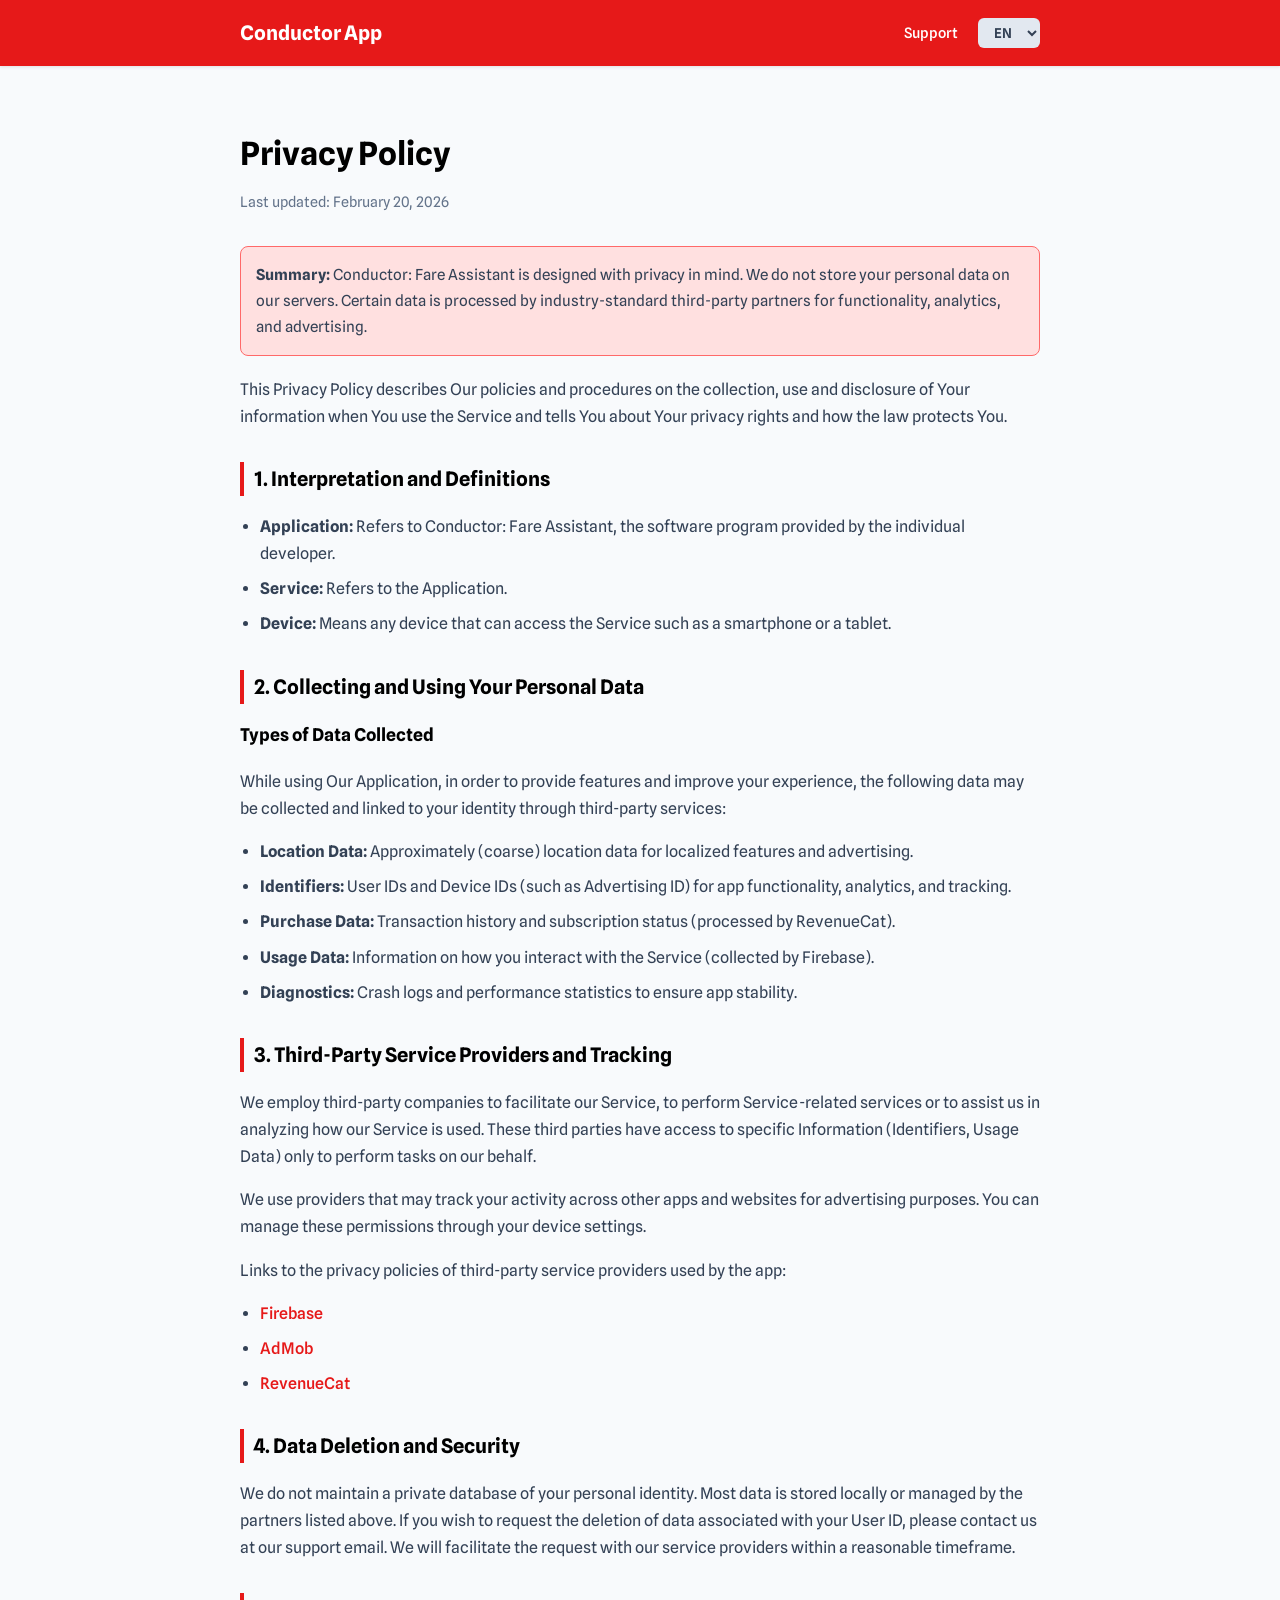
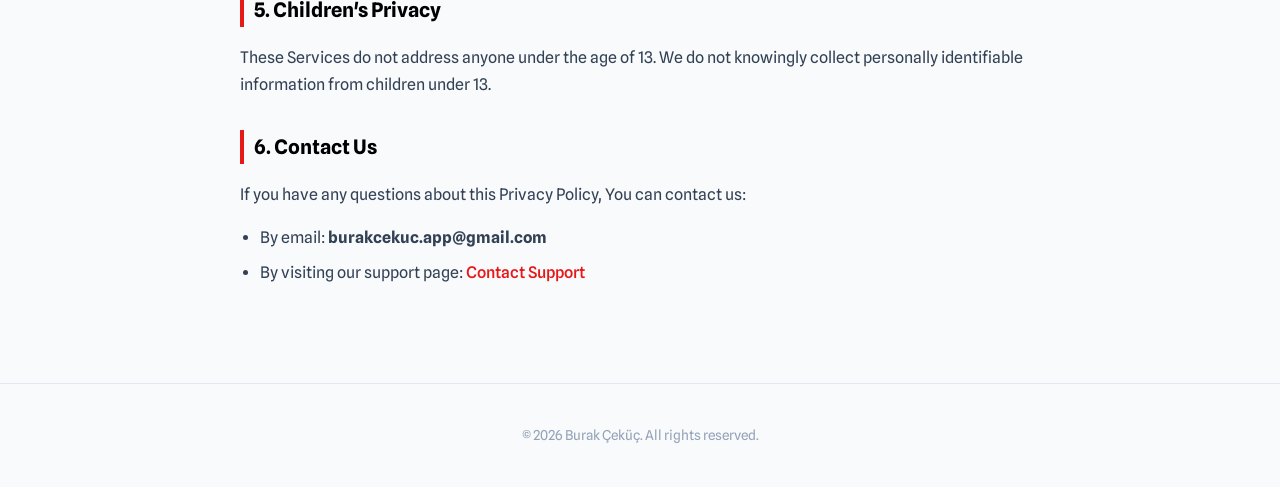
<file: ConductorApp/privacy/index.html>
<!DOCTYPE html>
<html lang="en">

<head>
    <!-- Google tag (gtag.js) -->
    <script async src="https://www.googletagmanager.com/gtag/js?id=G-QZ2R4CW2ME"></script>
    <script>
        window.dataLayer = window.dataLayer || [];
        function gtag() { dataLayer.push(arguments); }
        gtag('js', new Date());

        gtag('config', 'G-QZ2R4CW2ME');

        // Global Click Tracking for Buttons and Links
        document.addEventListener('click', (e) => {
            const target = e.target.closest('a, button');
            if (target) {
                const label = target.innerText.trim() || target.getAttribute('aria-label') || target.id || target.name || 'unlabeled';
                gtag('event', 'ui_click', {
                    'element_text': label.substring(0, 40),
                    'element_type': target.tagName.toLowerCase(),
                    'element_id': target.id || 'none',
                    'link_url': target.href || 'none'
                });
            }
        }, true);
    </script>
    <meta charset="UTF-8">
    <meta name="viewport" content="width=device-width, initial-scale=1.0">
    <title>Conductor App - Privacy Policy</title>

    <link rel="preconnect" href="https://fonts.googleapis.com">
    <link rel="preconnect" href="https://fonts.gstatic.com" crossorigin>
    <link href="https://fonts.googleapis.com/css2?family=Spline+Sans:wght@300;400;500;600;700&display=swap"
        rel="stylesheet">

    <style>
        :root {
            --primary-color: #e61919;
            --bg-color: #f8fafc;
            --text-color: #334155;
            --heading-color: #000;
            --card-bg: #ffffff;
        }

        body {
            font-family: 'Spline Sans', sans-serif;
            line-height: 1.7;
            color: var(--text-color);
            background-color: var(--bg-color);
            margin: 0;
            padding: 0;
        }

        header {
            background: var(--primary-color);
            box-shadow: 0 1px 3px rgba(0, 0, 0, 0.1);
            position: sticky;
            top: 0;
            z-index: 100;
            padding: 1rem 0;
        }

        .container {
            max-width: 800px;
            margin: 0 auto;
            padding: 0 20px;
        }

        .nav-wrapper {
            display: flex;
            justify-content: space-between;
            align-items: center;
        }

        .brand {
            font-size: 1.25rem;
            font-weight: 700;
            color: var(--card-bg);
            display: flex;
            align-items: center;
            gap: 10px;
        }

        .lang-select {
            padding: 6px 12px;
            border-radius: 6px;
            font-size: 0.85rem;
            font-weight: 600;
            border: none;
            background: #e2e8f0;
            color: #334155;
            cursor: pointer;
            font-family: 'Spline Sans', sans-serif;
            outline: none;
        }

        .content-section {
            display: none;
            padding: 40px 0;
            animation: fadeIn 0.5s ease;
        }

        .content-section.active {
            display: block;
        }

        h1 {
            font-size: 2rem;
            color: var(--heading-color);
            margin-bottom: 0.5rem;
        }

        .date {
            font-size: 0.9rem;
            color: #64748b;
            margin-bottom: 2rem;
            display: block;
        }

        h2 {
            font-size: 1.25rem;
            color: var(--heading-color);
            margin-top: 2rem;
            border-left: 4px solid var(--primary-color);
            padding-left: 10px;
        }

        h3 {
            font-size: 1.1rem;
            color: var(--heading-color);
            margin-top: 1rem;
        }

        p,
        ul {
            margin-bottom: 1rem;
        }

        ul {
            padding-left: 20px;
        }

        li {
            margin-bottom: 0.5rem;
        }

        a {
            color: var(--primary-color);
            text-decoration: none;
            font-weight: 500;
        }

        a:hover {
            text-decoration: underline;
        }

        .highlight-box {
            background: #ffe0e0;
            border: 1px solid #ff6969;
            border-radius: 8px;
            padding: 15px;
            margin: 20px 0;
            font-size: 0.95rem;
        }

        footer {
            text-align: center;
            padding: 40px 0;
            color: #94a3b8;
            font-size: 0.85rem;
            border-top: 1px solid #e2e8f0;
            margin-top: 40px;
        }

        @keyframes fadeIn {
            from {
                opacity: 0;
                transform: translateY(10px);
            }

            to {
                opacity: 1;
                transform: translateY(0);
            }
        }
    </style>
</head>

<body>

    <header>
        <div class="container nav-wrapper">
            <div class="brand">
                <span id="brand-text">Conductor App</span>
            </div>

            <div style="display: flex; align-items: center; gap: 20px;">
                <a href="../support/" id="nav-support"
                    style="color: white; text-decoration: none; font-size: 0.9rem; font-weight: 500;">Support</a>

                <select class="lang-select" id="lang-select">
                    <option value="en">EN</option>
                    <option value="tr">TR</option>
                    <option value="es">ES</option>
                    <option value="fr">FR</option>
                </select>
            </div>
        </div>
    </header>

    <main class="container">

        <!-- ENGLISH -->
        <div id="en" class="content-section">
            <h1>Privacy Policy</h1>
            <span class="date">Last updated: February 20, 2026</span>

            <div class="highlight-box">
                <strong>Summary:</strong> Conductor: Fare Assistant is designed with privacy in mind. We do not store
                your personal data on our servers. Certain data is processed by industry-standard third-party partners
                for functionality, analytics, and advertising.
            </div>

            <p>This Privacy Policy describes Our policies and procedures on the collection, use and disclosure of Your
                information when You use the Service and tells You about Your privacy rights and how the law protects
                You.</p>

            <h2>1. Interpretation and Definitions</h2>
            <ul>
                <li><strong>Application:</strong> Refers to Conductor: Fare Assistant, the software program provided by
                    the individual developer.</li>
                <li><strong>Service:</strong> Refers to the Application.</li>
                <li><strong>Device:</strong> Means any device that can access the Service such as a smartphone or a
                    tablet.</li>
            </ul>

            <h2>2. Collecting and Using Your Personal Data</h2>
            <h3>Types of Data Collected</h3>
            <p>While using Our Application, in order to provide features and improve your experience, the following data
                may be collected and linked to your identity through third-party services:</p>
            <ul>
                <li><strong>Location Data:</strong> Approximately (coarse) location data for localized features and
                    advertising.</li>
                <li><strong>Identifiers:</strong> User IDs and Device IDs (such as Advertising ID) for app
                    functionality, analytics, and tracking.</li>
                <li><strong>Purchase Data:</strong> Transaction history and subscription status (processed by
                    RevenueCat).</li>
                <li><strong>Usage Data:</strong> Information on how you interact with the Service (collected by
                    Firebase).</li>
                <li><strong>Diagnostics:</strong> Crash logs and performance statistics to ensure app stability.</li>
            </ul>

            <h2>3. Third-Party Service Providers and Tracking</h2>
            <p>We employ third-party companies to facilitate our Service, to perform Service-related services or to
                assist us in analyzing how our Service is used. These third parties have access to specific Information
                (Identifiers, Usage Data) only to perform tasks on our behalf.</p>
            <p>We use providers that may track your activity across other apps and websites for advertising purposes.
                You can manage these permissions through your device settings.</p>
            <p>Links to the privacy policies of third-party service providers used by the app:</p>
            <ul>
                <li><a href="https://firebase.google.com/support/privacy" target="_blank">Firebase</a></li>
                <li><a href="https://support.google.com/admob/answer/6128543?hl=en" target="_blank">AdMob</a></li>
                <li><a href="https://www.revenuecat.com/privacy" target="_blank">RevenueCat</a></li>
            </ul>

            <h2>4. Data Deletion and Security</h2>
            <p>We do not maintain a private database of your personal identity. Most data is stored locally or managed
                by the partners listed above. If you wish to request the deletion of data associated with your User ID,
                please contact us at our support email. We will facilitate the request with our service providers within
                a reasonable timeframe.</p>

            <h2>5. Children's Privacy</h2>
            <p>These Services do not address anyone under the age of 13. We do not knowingly collect personally
                identifiable information from children under 13.</p>

            <h2>6. Contact Us</h2>
            <p>If you have any questions about this Privacy Policy, You can contact us:</p>
            <ul>
                <li>By email: <strong>burakcekuc.app@gmail.com</strong></li>
                <li>By visiting our support page: <a href="../support/">Contact Support</a></li>
            </ul>
        </div>

        <!-- TURKISH -->
        <div id="tr" class="content-section">
            <h1>Gizlilik Politikası</h1>
            <span class="date">Son güncelleme: 20 Şubat 2026</span>

            <div class="highlight-box">
                <strong>Özet:</strong> Kondüktör: Yol Ücreti Asistanı, gizliliğinize önem verecek şekilde
                tasarlanmıştır. Kişisel verilerinizi kendi sunucularımızda saklamıyoruz. Belirli veriler işlevsellik,
                analiz ve reklam amaçlı üçüncü taraf ortaklarımız tarafından işlenir.
            </div>

            <p>Bu Gizlilik Politikası, Hizmeti kullandığınızda bilgilerinizin toplanması, kullanılması ve ifşa
                edilmesine ilişkin politikalarımızı açıklar; gizlilik haklarınız ve yasaların sizi nasıl koruduğu
                hakkında bilgi verir.</p>

            <h2>1. Tanımlar</h2>
            <ul>
                <li><strong>Uygulama:</strong> Bireysel geliştirici tarafından sağlanan yazılım programı olan Kondüktör:
                    Yol Ücreti Asistanı'nı ifade eder.</li>
                <li><strong>Hizmet:</strong> Uygulamayı ifade eder.</li>
                <li><strong>Cihaz:</strong> Akıllı telefon veya tablet gibi Hizmete erişebilen her türlü cihazı ifade
                    eder.</li>
            </ul>

            <h2>2. Verilerinizin Toplanması ve Kullanımı</h2>
            <h3>Toplanan Veri Türleri</h3>
            <p>Uygulamamızı kullanırken, özellikleri sağlamak ve deneyiminizi iyileştirmek amacıyla aşağıdaki veriler
                üçüncü taraf servisler aracılığıyla toplanabilir ve kimliğinizle ilişkilendirilebilir:</p>
            <ul>
                <li><strong>Konum Verileri:</strong> Yerelleştirilmiş özellikler ve reklamlar için yaklaşık (hassas
                    olmayan) konum verileri.</li>
                <li><strong>Kimlik Tanımlayıcılar:</strong> Uygulama işlevselliği, analiz ve takip için Kullanıcı ve
                    Cihaz Kimlikleri (Reklam Kimliği dahil).</li>
                <li><strong>Satın Alma Verileri:</strong> İşlem geçmişi ve abonelik durumu (RevenueCat tarafından
                    işlenir).</li>
                <li><strong>Kullanım Verileri:</strong> Hizmetle nasıl etkileşime girdiğinize dair bilgiler (Firebase
                    tarafından toplanır).</li>
                <li><strong>Tanılama:</strong> Uygulama kararlılığını sağlamak için hata günlükleri ve performans
                    istatistikleri.</li>
            </ul>

            <h2>3. Üçüncü Taraf Hizmet Sağlayıcılar ve Takip</h2>
            <p>Hizmetimizi kolaylaştırmak veya kullanım analizine yardımcı olmak için üçüncü taraf şirketleri
                kullanıyoruz. Bu taraflar, yalnızca bizim adımıza görevleri yerine getirmek için belirli bilgilere
                erişebilirler.</p>
            <p>Reklam amaçlı olarak diğer uygulamalar genelinde faaliyetlerinizi izleyebilecek sağlayıcılar
                kullanıyoruz. Bu izinleri cihaz ayarlarınızdan yönetebilirsiniz.</p>
            <p>Uygulama tarafından kullanılan üçüncü taraf hizmet sağlayıcıların gizlilik politikalarına bağlantılar:
            </p>
            <ul>
                <li><a href="https://firebase.google.com/support/privacy" target="_blank">Firebase</a></li>
                <li><a href="https://support.google.com/admob/answer/6128543?hl=en" target="_blank">AdMob</a></li>
                <li><a href="https://www.revenuecat.com/privacy" target="_blank">RevenueCat</a></li>
            </ul>

            <h2>4. Veri Silme ve Güvenlik</h2>
            <p>Kişisel kimlik bilgilerinizden oluşan bir veritabanı tutmuyoruz. Çoğu veri cihazınızda saklanır veya
                yukarıda listelenen ortaklarca yönetilir. Kullanıcı Kimliğinizle ilişkili verilerin silinmesini talep
                etmek isterseniz, lütfen destek e-posta adresimizden bizimle iletişime geçin.</p>

            <h2>5. Çocukların Gizliliği</h2>
            <p>Bu Hizmetler 13 yaşın altındaki kimseye hitap etmemektedir. Çocuklardan bilerek kişisel veri
                toplamıyoruz.</p>

            <h2>6. İletişim</h2>
            <p>Bu Gizlilik Politikası hakkında herhangi bir sorunuz varsa, bizimle iletişime geçebilirsiniz:</p>
            <ul>
                <li>E-posta: <strong>burakcekuc.app@gmail.com</strong></li>
                <li>Destek sayfamız: <a href="../support/">Destek ile İletişime Geçin</a></li>
            </ul>
        </div>

        <!-- SPANISH -->
        <div id="es" class="content-section">
            <h1>Política de Privacidad</h1>
            <span class="date">Última actualización: 20 de febrero de 2026</span>

            <div class="highlight-box">
                <strong>Resumen:</strong> Revisor: Asistente de Tarifas está diseñado pensando en tu privacidad. No
                almacenamos tus datos personales en nuestros servidores. Ciertos datos son procesados por socios
                externos estándar del sector para funcionalidad, análisis y publicidad.
            </div>

            <p>Esta Política de Privacidad describe nuestras políticas y procedimientos sobre la recopilación, uso y
                divulgación de tu información cuando utilizas el Servicio, y te informa sobre tus derechos de
                privacidad y cómo te protege la ley.</p>

            <h2>1. Interpretación y Definiciones</h2>
            <ul>
                <li><strong>Aplicación:</strong> Se refiere a Revisor: Asistente de Tarifas, el programa de software
                    proporcionado por el desarrollador individual.</li>
                <li><strong>Servicio:</strong> Se refiere a la Aplicación.</li>
                <li><strong>Dispositivo:</strong> Cualquier dispositivo que pueda acceder al Servicio, como un
                    smartphone o una tablet.</li>
            </ul>

            <h2>2. Recopilación y Uso de Tus Datos Personales</h2>
            <h3>Tipos de Datos Recopilados</h3>
            <p>Al usar nuestra Aplicación, para proporcionar funciones y mejorar tu experiencia, los siguientes datos
                pueden ser recopilados y vinculados a tu identidad a través de servicios de terceros:</p>
            <ul>
                <li><strong>Datos de Ubicación:</strong> Datos de ubicación aproximada (general) para funciones
                    localizadas y publicidad.</li>
                <li><strong>Identificadores:</strong> ID de usuario e ID de dispositivo (como el ID de publicidad) para
                    la funcionalidad de la app, análisis y seguimiento.</li>
                <li><strong>Datos de Compra:</strong> Historial de transacciones y estado de suscripción (procesado por
                    RevenueCat).</li>
                <li><strong>Datos de Uso:</strong> Información sobre cómo interactúas con el Servicio (recopilado por
                    Firebase).</li>
                <li><strong>Diagnóstico:</strong> Registros de fallos y estadísticas de rendimiento para garantizar la
                    estabilidad de la app.</li>
            </ul>

            <h2>3. Proveedores de Servicios de Terceros y Seguimiento</h2>
            <p>Empleamos empresas de terceros para facilitar nuestro Servicio, realizar servicios relacionados con el
                Servicio o ayudarnos a analizar cómo se utiliza nuestro Servicio. Estos terceros tienen acceso a
                información específica (Identificadores, Datos de Uso) solo para realizar tareas en nuestro nombre.</p>
            <p>Utilizamos proveedores que pueden rastrear tu actividad en otras apps y sitios web con fines
                publicitarios. Puedes gestionar estos permisos a través de la configuración de tu dispositivo.</p>
            <p>Enlaces a las políticas de privacidad de los proveedores de servicios de terceros utilizados por la app:
            </p>
            <ul>
                <li><a href="https://firebase.google.com/support/privacy" target="_blank">Firebase</a></li>
                <li><a href="https://support.google.com/admob/answer/6128543?hl=en" target="_blank">AdMob</a></li>
                <li><a href="https://www.revenuecat.com/privacy" target="_blank">RevenueCat</a></li>
            </ul>

            <h2>4. Eliminación y Seguridad de Datos</h2>
            <p>No mantenemos una base de datos privada de tu identidad personal. La mayoría de los datos se almacenan
                localmente o son gestionados por los socios mencionados anteriormente. Si deseas solicitar la
                eliminación de los datos asociados a tu ID de usuario, contáctanos en nuestro correo de soporte. Haremos
                la solicitud a nuestros proveedores de servicios en un plazo razonable.</p>

            <h2>5. Privacidad de los Niños</h2>
            <p>Estos Servicios no están dirigidos a personas menores de 13 años. No recopilamos deliberadamente
                información de identificación personal de niños menores de 13 años.</p>

            <h2>6. Contáctanos</h2>
            <p>Si tienes alguna pregunta sobre esta Política de Privacidad, puedes contactarnos:</p>
            <ul>
                <li>Por correo electrónico: <strong>burakcekuc.app@gmail.com</strong></li>
                <li>Visitando nuestra página de soporte: <a href="../support/">Contactar Soporte</a></li>
            </ul>
        </div>

        <!-- FRENCH -->
        <div id="fr" class="content-section">
            <h1>Politique de Confidentialité</h1>
            <span class="date">Dernière mise à jour : 20 février 2026</span>

            <div class="highlight-box">
                <strong>Résumé :</strong> Contrôleur : Assistant du tarif est conçu en tenant compte de votre vie
                privée. Nous ne stockons pas vos données personnelles sur nos serveurs. Certaines données sont traitées
                par des partenaires tiers standard du secteur pour les fonctionnalités, l'analyse et la publicité.
            </div>

            <p>Cette Politique de Confidentialité décrit nos politiques et procédures concernant la collecte,
                l'utilisation et la divulgation de vos informations lorsque vous utilisez le Service, et vous informe
                de vos droits en matière de confidentialité et de la manière dont la loi vous protège.</p>

            <h2>1. Interprétation et Définitions</h2>
            <ul>
                <li><strong>Application :</strong> Désigne Contrôleur : Assistant du tarif, le programme logiciel
                    fourni par le développeur individuel.</li>
                <li><strong>Service :</strong> Désigne l'Application.</li>
                <li><strong>Appareil :</strong> Tout appareil pouvant accéder au Service, tel qu'un smartphone ou une
                    tablette.</li>
            </ul>

            <h2>2. Collecte et Utilisation de Vos Données Personnelles</h2>
            <h3>Types de données collectées</h3>
            <p>Lors de l'utilisation de notre Application, afin de fournir des fonctionnalités et d'améliorer votre
                expérience, les données suivantes peuvent être collectées et liées à votre identité via des services
                tiers :</p>
            <ul>
                <li><strong>Données de localisation :</strong> Données de localisation approximatives (générales) pour
                    les fonctionnalités localisées et la publicité.</li>
                <li><strong>Identifiants :</strong> ID d'utilisateur et ID d'appareil (tel que l'ID publicitaire) pour
                    la fonctionnalité de l'application, l'analyse et le suivi.</li>
                <li><strong>Données d'achat :</strong> Historique des transactions et statut d'abonnement (traité par
                    RevenueCat).</li>
                <li><strong>Données d'utilisation :</strong> Informations sur la façon dont vous interagissez avec le
                    Service (collectées par Firebase).</li>
                <li><strong>Diagnostics :</strong> Journaux de plantage et statistiques de performance pour assurer la
                    stabilité de l'application.</li>
            </ul>

            <h2>3. Fournisseurs de Services Tiers et Suivi</h2>
            <p>Nous faisons appel à des entreprises tierces pour faciliter notre Service, effectuer des services liés
                au Service ou nous aider à analyser la façon dont notre Service est utilisé. Ces tiers ont accès à des
                informations spécifiques (Identifiants, Données d'utilisation) uniquement pour effectuer des tâches en
                notre nom.</p>
            <p>Nous utilisons des fournisseurs susceptibles de suivre votre activité sur d'autres applications et sites
                web à des fins publicitaires. Vous pouvez gérer ces autorisations via les paramètres de votre
                appareil.</p>
            <p>Liens vers les politiques de confidentialité des fournisseurs de services tiers utilisés par
                l'application :</p>
            <ul>
                <li><a href="https://firebase.google.com/support/privacy" target="_blank">Firebase</a></li>
                <li><a href="https://support.google.com/admob/answer/6128543?hl=en" target="_blank">AdMob</a></li>
                <li><a href="https://www.revenuecat.com/privacy" target="_blank">RevenueCat</a></li>
            </ul>

            <h2>4. Suppression et Sécurité des Données</h2>
            <p>Nous ne maintenons pas de base de données privée de votre identité personnelle. La plupart des données
                sont stockées localement ou gérées par les partenaires listés ci-dessus. Si vous souhaitez demander la
                suppression des données associées à votre ID d'utilisateur, contactez-nous à notre adresse e-mail de
                support. Nous faciliterons la demande auprès de nos prestataires de services dans un délai raisonnable.
            </p>

            <h2>5. Confidentialité des Enfants</h2>
            <p>Ces Services ne s'adressent pas aux personnes de moins de 13 ans. Nous ne collectons pas
                intentionnellement d'informations d'identification personnelle auprès d'enfants de moins de 13 ans.</p>

            <h2>6. Contactez-Nous</h2>
            <p>Si vous avez des questions concernant cette Politique de Confidentialité, vous pouvez nous contacter :</p>
            <ul>
                <li>Par e-mail : <strong>burakcekuc.app@gmail.com</strong></li>
                <li>En visitant notre page de support : <a href="../support/">Contacter le Support</a></li>
            </ul>
        </div>

    </main>

    <footer>
        <div class="container">
            &copy; 2026 Burak Çeküç. All rights reserved.
        </div>
    </footer>

    <script>
        function switchLang(lang) {
            document.querySelectorAll('.content-section').forEach(s => s.classList.remove('active'));
            const section = document.getElementById(lang);
            if (section) section.classList.add('active');

            document.getElementById('lang-select').value = lang;

            const labels = {
                tr: { brand: 'Kondüktör App', support: 'Destek' },
                en: { brand: 'Conductor App', support: 'Support' },
                es: { brand: 'Revisor App', support: 'Soporte' },
                fr: { brand: 'Contrôleur App', support: 'Support' }
            };
            const lbl = labels[lang] || labels.en;
            document.getElementById('brand-text').innerText = lbl.brand;
            document.getElementById('nav-support').innerText = lbl.support;

            localStorage.setItem('conductor-lang', lang);
            document.documentElement.lang = lang;
        }

        document.addEventListener('DOMContentLoaded', () => {
            const savedLang = localStorage.getItem('conductor-lang') || 'en';
            switchLang(savedLang);
            document.getElementById('lang-select').addEventListener('change', e => switchLang(e.target.value));
        });
    </script>

</body>

</html>
</file>
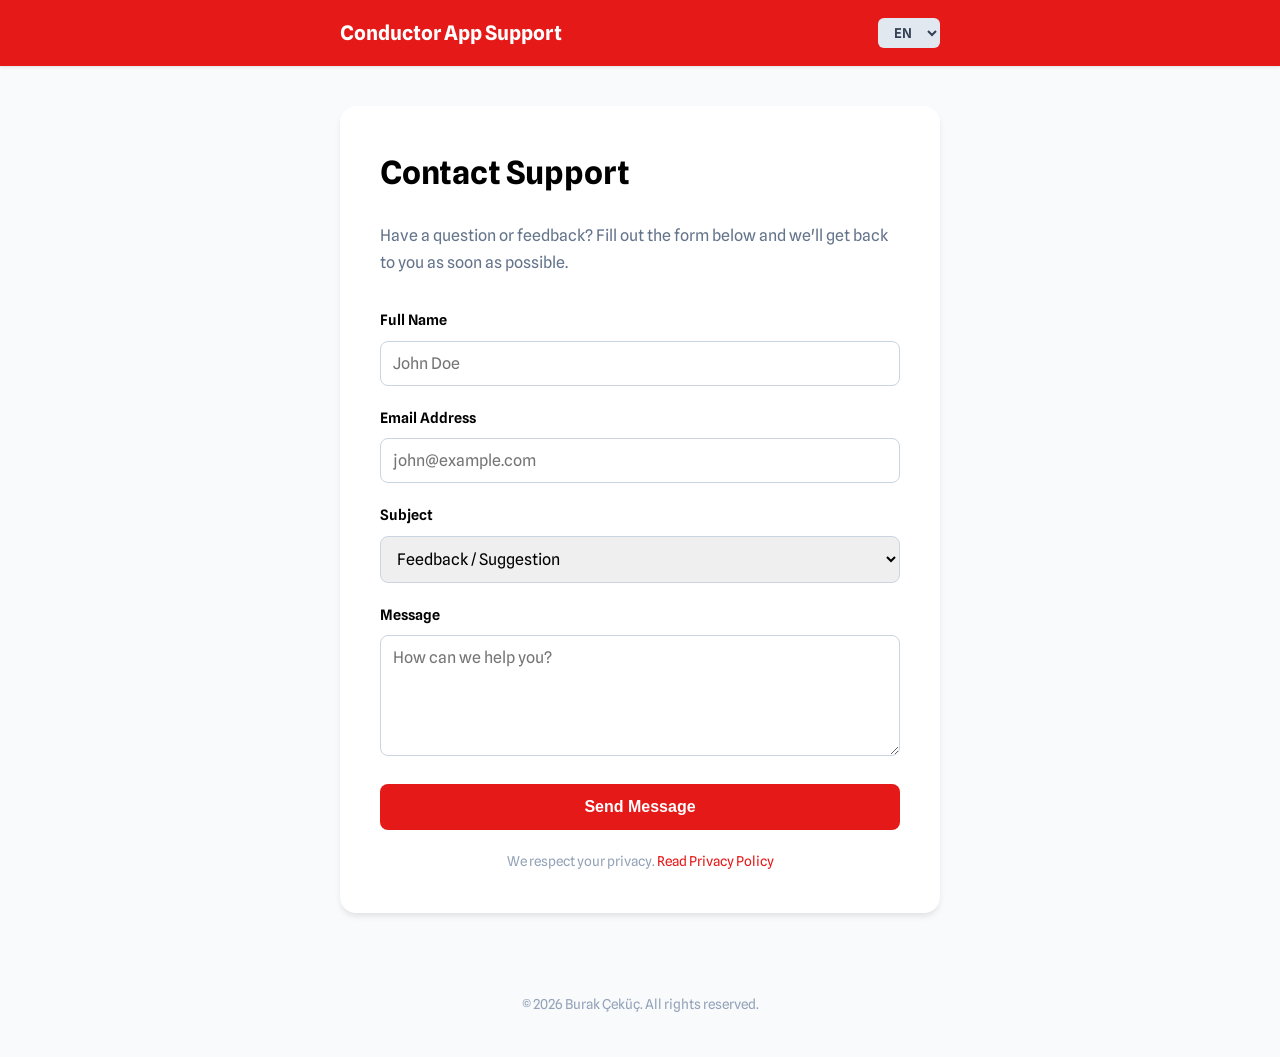
<file: ConductorApp/support/index.html>
<!DOCTYPE html>
<html lang="en">

<head>
    <!-- Google tag (gtag.js) -->
    <script async src="https://www.googletagmanager.com/gtag/js?id=G-QZ2R4CW2ME"></script>
    <script>
        window.dataLayer = window.dataLayer || [];
        function gtag() { dataLayer.push(arguments); }
        gtag('js', new Date());

        gtag('config', 'G-QZ2R4CW2ME');

        // Global Click Tracking for Buttons and Links
        document.addEventListener('click', (e) => {
            const target = e.target.closest('a, button');
            if (target) {
                const label = target.innerText.trim() || target.getAttribute('aria-label') || target.id || target.name || 'unlabeled';
                gtag('event', 'ui_click', {
                    'element_text': label.substring(0, 40),
                    'element_type': target.tagName.toLowerCase(),
                    'element_id': target.id || 'none',
                    'link_url': target.href || 'none'
                });
            }
        }, true);
    </script>
    <meta charset="UTF-8">
    <meta name="viewport" content="width=device-width, initial-scale=1.0">
    <title>Conductor App - Support</title>

    <link rel="preconnect" href="https://fonts.googleapis.com">
    <link rel="preconnect" href="https://fonts.gstatic.com" crossorigin>
    <link href="https://fonts.googleapis.com/css2?family=Spline+Sans:wght@300;400;500;600;700&display=swap"
        rel="stylesheet">

    <style>
        :root {
            --primary-color: #e61919;
            --bg-color: #f8fafc;
            --text-color: #334155;
            --heading-color: #000;
            --card-bg: #ffffff;
            --input-border: #cbd5e1;
        }

        body {
            font-family: 'Spline Sans', sans-serif;
            line-height: 1.7;
            color: var(--text-color);
            background-color: var(--bg-color);
            margin: 0;
            padding: 0;
        }

        /* Header */
        header {
            background: var(--primary-color);
            box-shadow: 0 1px 3px rgba(0, 0, 0, 0.1);
            position: sticky;
            top: 0;
            z-index: 100;
            padding: 1rem 0;
        }

        .container {
            max-width: 600px;
            margin: 0 auto;
            padding: 0 20px;
        }

        .nav-wrapper {
            display: flex;
            justify-content: space-between;
            align-items: center;
        }

        .brand {
            font-size: 1.25rem;
            font-weight: 700;
            color: var(--card-bg);
            text-decoration: none;
        }

        .lang-select {
            padding: 6px 12px;
            border-radius: 6px;
            font-size: 0.85rem;
            font-weight: 600;
            border: none;
            background: #e2e8f0;
            color: #334155;
            cursor: pointer;
            font-family: 'Spline Sans', sans-serif;
            outline: none;
            width: auto;
        }

        /* Form Styling */
        .form-card {
            background: var(--card-bg);
            padding: 40px;
            border-radius: 16px;
            box-shadow: 0 4px 6px -1px rgba(0, 0, 0, 0.1);
            margin-top: 40px;
        }

        h1 {
            margin-top: 0;
            color: var(--heading-color);
        }

        p {
            color: #64748b;
            margin-bottom: 2rem;
        }

        .form-group {
            margin-bottom: 20px;
        }

        label {
            display: block;
            margin-bottom: 8px;
            font-weight: 600;
            font-size: 0.9rem;
            color: var(--heading-color);
        }

        input,
        textarea,
        select {
            width: 100%;
            padding: 12px;
            border: 1px solid var(--input-border);
            border-radius: 8px;
            font-family: 'Spline Sans', sans-serif;
            font-size: 1rem;
            box-sizing: border-box;
            transition: border-color 0.3s;
        }

        input:focus,
        textarea:focus {
            outline: none;
            border-color: var(--primary-color);
            box-shadow: 0 0 0 3px rgba(230, 25, 25, 0.1);
        }

        button[type="submit"] {
            width: 100%;
            background: var(--primary-color);
            color: white;
            padding: 14px;
            border: none;
            border-radius: 8px;
            font-size: 1rem;
            font-weight: 600;
            cursor: pointer;
            transition: background 0.3s;
        }

        button[type="submit"]:hover {
            background: #cc0000;
        }

        .privacy-link {
            display: block;
            text-align: center;
            margin-top: 20px;
            font-size: 0.85rem;
            color: #94a3b8;
        }

        .privacy-link a {
            color: var(--primary-color);
            text-decoration: none;
        }

        /* Footer */
        footer {
            text-align: center;
            padding: 40px 0;
            color: #94a3b8;
            font-size: 0.85rem;
            margin-top: 40px;
        }
    </style>
</head>

<body>

    <header>
        <div class="container nav-wrapper">
            <a href="#" class="brand">
                <span id="brand-text">Conductor App Support</span>
            </a>
            <select class="lang-select" id="lang-select">
                <option value="en">EN</option>
                <option value="tr">TR</option>
                <option value="es">ES</option>
                <option value="fr">FR</option>
            </select>
        </div>
    </header>

    <main class="container">

        <div class="form-card">
            <h1 id="page-title">Contact Support</h1>
            <p id="page-desc">Have a question or feedback? Fill out the form below and we'll get back to you as soon as
                possible.</p>

            <form action="https://formspree.io/f/meeezdod" method="POST">

                <div class="form-group">
                    <label for="name" id="label-name">Full Name</label>
                    <input type="text" id="name" name="name" placeholder="John Doe" required>
                </div>

                <div class="form-group">
                    <label for="email" id="label-email">Email Address</label>
                    <input type="email" id="email" name="email" placeholder="john@example.com" required>
                </div>

                <div class="form-group">
                    <label for="subject" id="label-subject">Subject</label>
                    <select id="subject" name="subject">
                        <option value="Feedback">Feedback / Suggestion</option>
                        <option value="Bug">Report a Bug</option>
                        <option value="Other">Other</option>
                    </select>
                </div>

                <div class="form-group">
                    <label for="message" id="label-message">Message</label>
                    <textarea id="message" name="message" rows="5" placeholder="How can we help you?"
                        required></textarea>
                </div>

                <button type="submit" id="btn-submit">Send Message</button>
            </form>

            <div class="privacy-link">
                <span id="privacy-note">We respect your privacy.</span>
                <a href="../privacy/" id="privacy-anchor">Read Privacy Policy</a>
            </div>
        </div>

    </main>

    <footer>
        <div class="container">
            &copy; 2026 Burak Çeküç. All rights reserved.
        </div>
    </footer>

    <script>
        const supportTexts = {
            en: {
                brand: 'Conductor App Support',
                title: 'Contact Support',
                desc: "Have a question or feedback? Fill out the form below and we'll get back to you as soon as possible.",
                labelName: 'Full Name',
                namePlaceholder: 'John Doe',
                labelEmail: 'Email Address',
                emailPlaceholder: 'john@example.com',
                labelSubject: 'Subject',
                subjectOptions: ['Feedback / Suggestion', 'Report a Bug', 'Other'],
                labelMessage: 'Message',
                messagePlaceholder: 'How can we help you?',
                btnSubmit: 'Send Message',
                privacyNote: 'We respect your privacy.',
                privacyAnchor: 'Read Privacy Policy'
            },
            tr: {
                brand: 'Kondüktör App Destek',
                title: 'Destek ile İletişime Geçin',
                desc: 'Bir sorunuz veya geri bildiriminiz mi var? Formu doldurun, size en kısa sürede dönüş yapalım.',
                labelName: 'Ad Soyad',
                namePlaceholder: 'Adınız Soyadınız',
                labelEmail: 'E-posta Adresi',
                emailPlaceholder: 'ornek@email.com',
                labelSubject: 'Konu',
                subjectOptions: ['Geri Bildirim / Öneri', 'Hata Bildirimi', 'Diğer'],
                labelMessage: 'Mesajınız',
                messagePlaceholder: 'Size nasıl yardımcı olabiliriz?',
                btnSubmit: 'Mesajı Gönder',
                privacyNote: 'Gizliliğinize saygı duyuyoruz.',
                privacyAnchor: 'Gizlilik Politikasını Oku'
            },
            es: {
                brand: 'Revisor App Soporte',
                title: 'Contactar con Soporte',
                desc: '¿Tienes alguna pregunta o comentario? Rellena el formulario a continuación y nos pondremos en contacto contigo lo antes posible.',
                labelName: 'Nombre Completo',
                namePlaceholder: 'Juan García',
                labelEmail: 'Correo Electrónico',
                emailPlaceholder: 'juan@ejemplo.com',
                labelSubject: 'Asunto',
                subjectOptions: ['Comentarios / Sugerencias', 'Reportar un Error', 'Otro'],
                labelMessage: 'Mensaje',
                messagePlaceholder: '¿En qué podemos ayudarte?',
                btnSubmit: 'Enviar Mensaje',
                privacyNote: 'Respetamos tu privacidad.',
                privacyAnchor: 'Leer Política de Privacidad'
            },
            fr: {
                brand: 'Contrôleur App Support',
                title: 'Contacter le Support',
                desc: "Vous avez une question ou un commentaire ? Remplissez le formulaire ci-dessous et nous vous répondrons dès que possible.",
                labelName: 'Nom Complet',
                namePlaceholder: 'Jean Dupont',
                labelEmail: 'Adresse E-mail',
                emailPlaceholder: 'jean@exemple.com',
                labelSubject: 'Sujet',
                subjectOptions: ['Commentaires / Suggestion', 'Signaler un Bug', 'Autre'],
                labelMessage: 'Message',
                messagePlaceholder: 'Comment pouvons-nous vous aider ?',
                btnSubmit: 'Envoyer le Message',
                privacyNote: 'Nous respectons votre vie privée.',
                privacyAnchor: 'Lire la Politique de Confidentialité'
            }
        };

        function switchLang(lang) {
            const t = supportTexts[lang] || supportTexts.en;

            document.getElementById('lang-select').value = lang;
            document.getElementById('brand-text').innerText = t.brand;
            document.getElementById('page-title').innerText = t.title;
            document.getElementById('page-desc').innerText = t.desc;

            document.getElementById('label-name').innerText = t.labelName;
            document.getElementById('name').placeholder = t.namePlaceholder;

            document.getElementById('label-email').innerText = t.labelEmail;
            document.getElementById('email').placeholder = t.emailPlaceholder;

            document.getElementById('label-subject').innerText = t.labelSubject;
            const select = document.getElementById('subject');
            select.options[0].text = t.subjectOptions[0];
            select.options[1].text = t.subjectOptions[1];
            select.options[2].text = t.subjectOptions[2];

            document.getElementById('label-message').innerText = t.labelMessage;
            document.getElementById('message').placeholder = t.messagePlaceholder;

            document.getElementById('btn-submit').innerText = t.btnSubmit;
            document.getElementById('privacy-note').innerText = t.privacyNote;
            document.getElementById('privacy-anchor').innerText = t.privacyAnchor;

            localStorage.setItem('conductor-lang', lang);
            document.documentElement.lang = lang;
        }

        document.addEventListener('DOMContentLoaded', () => {
            const savedLang = localStorage.getItem('conductor-lang') || 'en';
            switchLang(savedLang);
            document.getElementById('lang-select').addEventListener('change', e => switchLang(e.target.value));
        });
    </script>

</body>

</html>
</file>
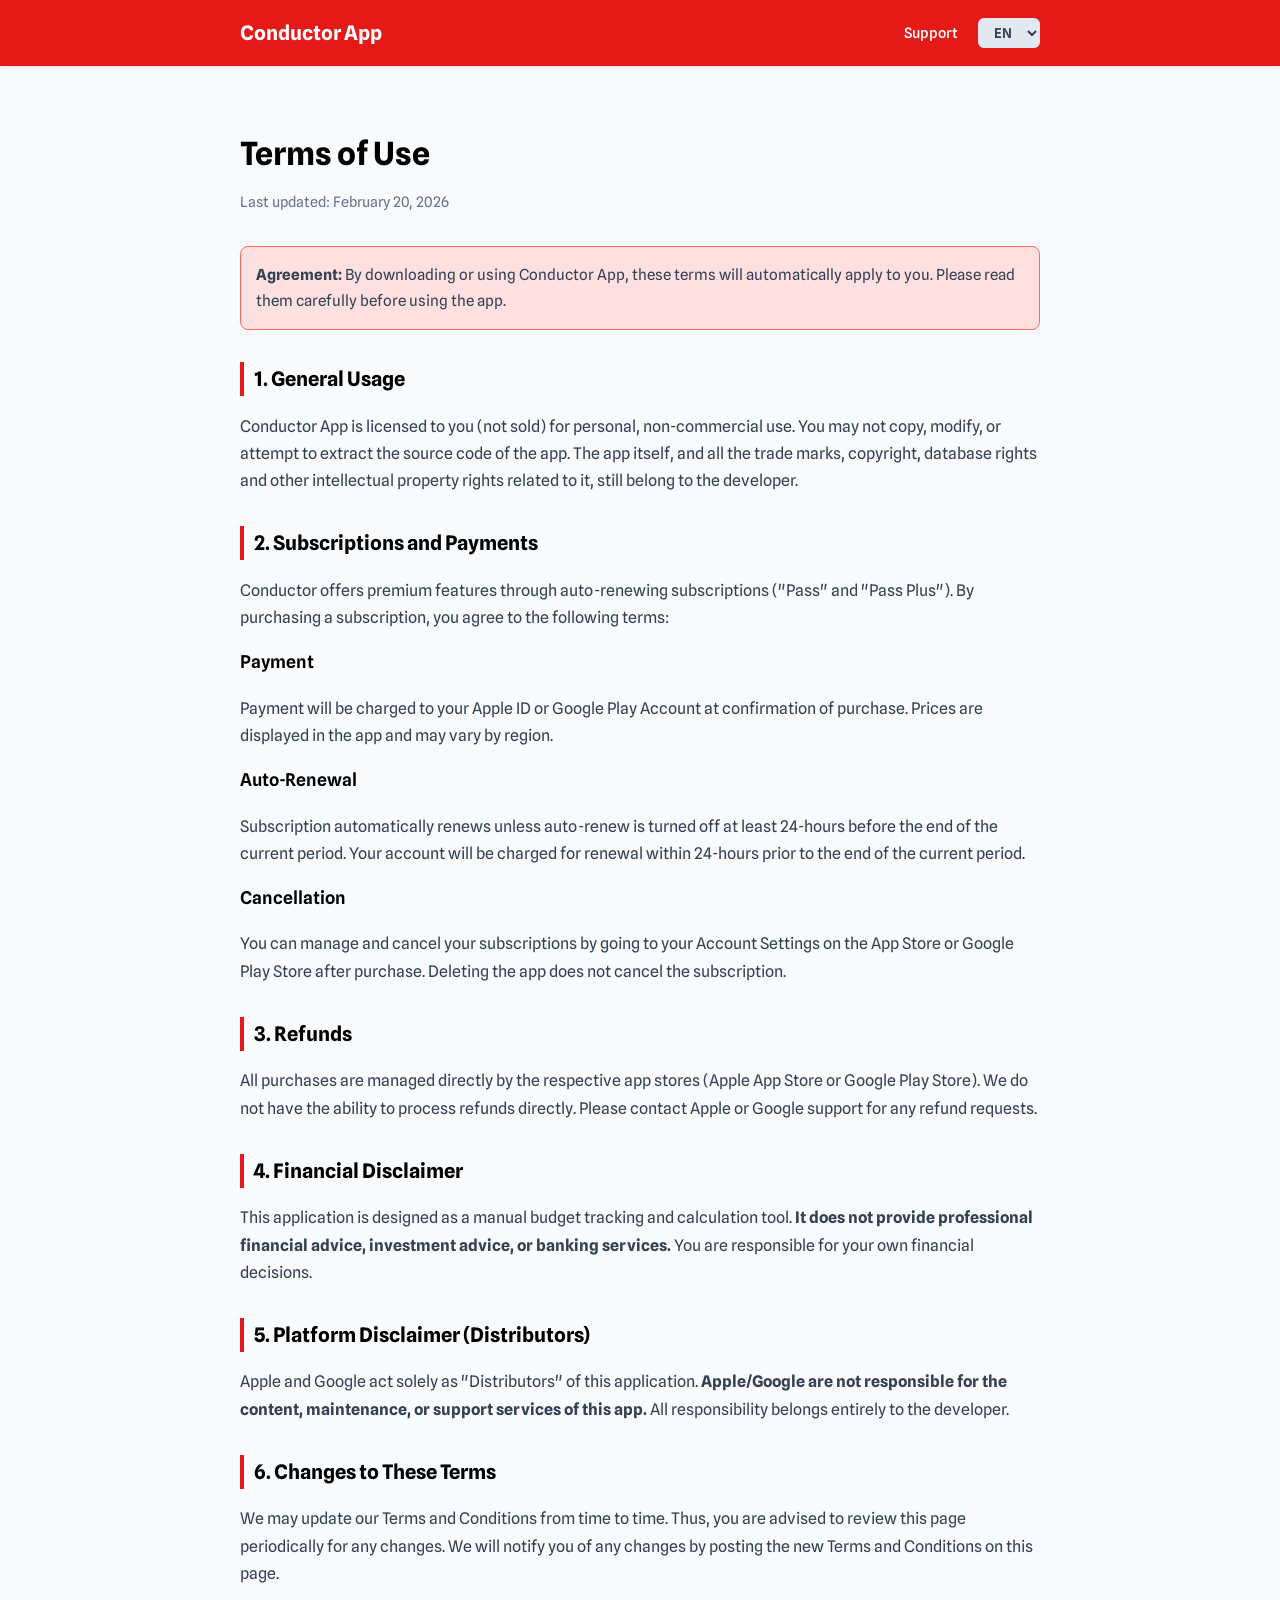
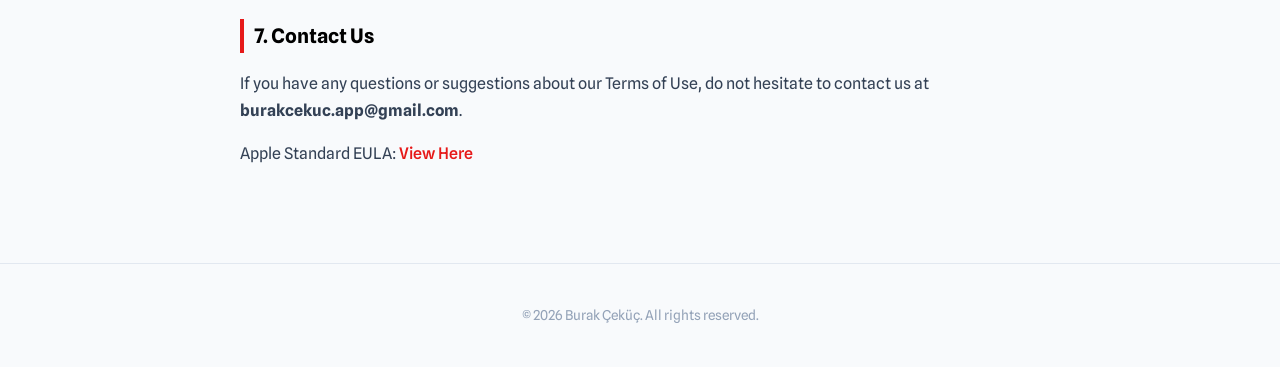
<file: ConductorApp/terms-of-use/index.html>
<!DOCTYPE html>
<html lang="en">

<head>
    <!-- Google tag (gtag.js) -->
    <script async src="https://www.googletagmanager.com/gtag/js?id=G-QZ2R4CW2ME"></script>
    <script>
        window.dataLayer = window.dataLayer || [];
        function gtag() { dataLayer.push(arguments); }
        gtag('js', new Date());

        gtag('config', 'G-QZ2R4CW2ME');

        // Global Click Tracking for Buttons and Links
        document.addEventListener('click', (e) => {
            const target = e.target.closest('a, button');
            if (target) {
                const label = target.innerText.trim() || target.getAttribute('aria-label') || target.id || target.name || 'unlabeled';
                gtag('event', 'ui_click', {
                    'element_text': label.substring(0, 40),
                    'element_type': target.tagName.toLowerCase(),
                    'element_id': target.id || 'none',
                    'link_url': target.href || 'none'
                });
            }
        }, true);
    </script>
    <meta charset="UTF-8">
    <meta name="viewport" content="width=device-width, initial-scale=1.0">
    <title>Conductor App - Terms of Use</title>

    <link rel="preconnect" href="https://fonts.googleapis.com">
    <link rel="preconnect" href="https://fonts.gstatic.com" crossorigin>
    <link href="https://fonts.googleapis.com/css2?family=Spline+Sans:wght@300;400;500;600;700&display=swap"
        rel="stylesheet">

    <style>
        :root {
            --primary-color: #e61919;
            --bg-color: #f8fafc;
            --text-color: #334155;
            --heading-color: #000;
            --card-bg: #ffffff;
        }

        body {
            font-family: 'Spline Sans', sans-serif;
            line-height: 1.7;
            color: var(--text-color);
            background-color: var(--bg-color);
            margin: 0;
            padding: 0;
        }

        header {
            background: var(--primary-color);
            box-shadow: 0 1px 3px rgba(0, 0, 0, 0.1);
            position: sticky;
            top: 0;
            z-index: 100;
            padding: 1rem 0;
        }

        .container {
            max-width: 800px;
            margin: 0 auto;
            padding: 0 20px;
        }

        .nav-wrapper {
            display: flex;
            justify-content: space-between;
            align-items: center;
        }

        .brand {
            font-size: 1.25rem;
            font-weight: 700;
            color: var(--card-bg);
            display: flex;
            align-items: center;
            gap: 10px;
        }

        .lang-select {
            padding: 6px 12px;
            border-radius: 6px;
            font-size: 0.85rem;
            font-weight: 600;
            border: none;
            background: #e2e8f0;
            color: #334155;
            cursor: pointer;
            font-family: 'Spline Sans', sans-serif;
            outline: none;
        }

        .content-section {
            display: none;
            padding: 40px 0;
            animation: fadeIn 0.5s ease;
        }

        .content-section.active {
            display: block;
        }

        h1 {
            font-size: 2rem;
            color: var(--heading-color);
            margin-bottom: 0.5rem;
        }

        .date {
            font-size: 0.9rem;
            color: #64748b;
            margin-bottom: 2rem;
            display: block;
        }

        h2 {
            font-size: 1.25rem;
            color: var(--heading-color);
            margin-top: 2rem;
            border-left: 4px solid var(--primary-color);
            padding-left: 10px;
        }

        h3 {
            font-size: 1.1rem;
            color: var(--heading-color);
            margin-top: 1rem;
            font-weight: 600;
        }

        p,
        ul {
            margin-bottom: 1rem;
        }

        ul {
            padding-left: 20px;
        }

        li {
            margin-bottom: 0.5rem;
        }

        a {
            color: var(--primary-color);
            text-decoration: none;
            font-weight: 500;
        }

        a:hover {
            text-decoration: underline;
        }

        .highlight-box {
            background: #ffe0e0;
            border: 1px solid #ff6969;
            border-radius: 8px;
            padding: 15px;
            margin: 20px 0;
            font-size: 0.95rem;
        }

        footer {
            text-align: center;
            padding: 40px 0;
            color: #94a3b8;
            font-size: 0.85rem;
            border-top: 1px solid #e2e8f0;
            margin-top: 40px;
        }

        @keyframes fadeIn {
            from {
                opacity: 0;
                transform: translateY(10px);
            }

            to {
                opacity: 1;
                transform: translateY(0);
            }
        }
    </style>
</head>

<body>

    <header>
        <div class="container nav-wrapper">
            <div class="brand">
                <span id="brand-text">Conductor App</span>
            </div>

            <div style="display: flex; align-items: center; gap: 20px;">
                <a href="../support/" id="nav-support"
                    style="color: white; text-decoration: none; font-size: 0.9rem; font-weight: 500;">Support</a>

                <select class="lang-select" id="lang-select">
                    <option value="en">EN</option>
                    <option value="tr">TR</option>
                    <option value="es">ES</option>
                    <option value="fr">FR</option>
                </select>
            </div>
        </div>
    </header>

    <main class="container">

        <!-- ENGLISH -->
        <div id="en" class="content-section">
            <h1>Terms of Use</h1>
            <span class="date">Last updated: February 20, 2026</span>

            <div class="highlight-box">
                <strong>Agreement:</strong> By downloading or using Conductor App, these terms will automatically apply
                to you. Please read them carefully before using the app.
            </div>

            <h2>1. General Usage</h2>
            <p>Conductor App is licensed to you (not sold) for personal, non-commercial use. You may not copy, modify,
                or attempt to extract the source code of the app. The app itself, and all the trade marks, copyright,
                database rights and other intellectual property rights related to it, still belong to the developer.</p>

            <h2>2. Subscriptions and Payments</h2>
            <p>Conductor offers premium features through auto-renewing subscriptions ("Pass" and "Pass Plus"). By
                purchasing a subscription, you agree to the following terms:</p>

            <h3>Payment</h3>
            <p>Payment will be charged to your Apple ID or Google Play Account at confirmation of purchase. Prices are
                displayed in the app and may vary by region.</p>

            <h3>Auto-Renewal</h3>
            <p>Subscription automatically renews unless auto-renew is turned off at least 24-hours before the end of the
                current period. Your account will be charged for renewal within 24-hours prior to the end of the current
                period.</p>

            <h3>Cancellation</h3>
            <p>You can manage and cancel your subscriptions by going to your Account Settings on the App Store or Google
                Play Store after purchase. Deleting the app does not cancel the subscription.</p>

            <h2>3. Refunds</h2>
            <p>All purchases are managed directly by the respective app stores (Apple App Store or Google Play Store).
                We do not have the ability to process refunds directly. Please contact Apple or Google support for any
                refund requests.</p>

            <h2>4. Financial Disclaimer</h2>
            <p>This application is designed as a manual budget tracking and calculation tool. <strong>It does not
                    provide professional financial advice, investment advice, or banking services.</strong> You are
                responsible for your own financial decisions.</p>

            <h2>5. Platform Disclaimer (Distributors)</h2>
            <p>Apple and Google act solely as "Distributors" of this application. <strong>Apple/Google are not
                    responsible for the content, maintenance, or support services of this app.</strong> All
                responsibility belongs entirely to the developer.</p>

            <h2>6. Changes to These Terms</h2>
            <p>We may update our Terms and Conditions from time to time. Thus, you are advised to review this page
                periodically for any changes. We will notify you of any changes by posting the new Terms and Conditions
                on this page.</p>

            <h2>7. Contact Us</h2>
            <p>If you have any questions or suggestions about our Terms of Use, do not hesitate to contact us at
                <strong>burakcekuc.app@gmail.com</strong>.
            </p>
            <p>Apple Standard EULA: <a href="https://www.apple.com/legal/internet-services/itunes/dev/stdeula/"
                    target="_blank">View Here</a></p>
        </div>

        <!-- TURKISH -->
        <div id="tr" class="content-section">
            <h1>Kullanım Koşulları</h1>
            <span class="date">Son güncelleme: 20 Şubat 2026</span>

            <div class="highlight-box">
                <strong>Anlaşma:</strong> Kondüktör App'i indirerek veya kullanarak, bu koşulların otomatik olarak sizin
                için geçerli olacağını kabul etmiş olursunuz. Lütfen kullanmadan önce dikkatlice okuyun.
            </div>

            <h2>1. Genel Kullanım</h2>
            <p>Kondüktör App, kişisel ve ticari olmayan kullanımınız için size lisanslanmıştır (satılmamıştır).
                Uygulamanın kaynak kodunu kopyalayamaz, değiştiremez veya çıkarmaya çalışamazsınız. Uygulamanın kendisi
                ve onunla ilgili tüm ticari markalar, telif hakları ve diğer fikri mülkiyet hakları geliştiriciye
                aittir.</p>

            <h2>2. Abonelikler ve Ödemeler</h2>
            <p>Kondüktör, otomatik yenilenen abonelikler ("Pass" ve "Pass Plus") aracılığıyla premium özellikler sunar.
                Bir abonelik satın alarak aşağıdaki şartları kabul edersiniz:</p>

            <h3>Ödeme</h3>
            <p>Ödeme, satın alma onayının ardından Apple ID veya Google Play Hesabınızdan tahsil edilecektir. Fiyatlar
                uygulama içinde gösterilir ve bölgeye göre değişiklik gösterebilir.</p>

            <h3>Otomatik Yenileme</h3>
            <p>Otomatik yenileme, mevcut dönemin bitiminden en az 24 saat önce kapatılmadığı sürece abonelik otomatik
                olarak yenilenir. Hesabınız, mevcut dönemin bitiminden önceki 24 saat içinde yenileme için
                ücretlendirilecektir.</p>

            <h3>İptal</h3>
            <p>Aboneliklerinizi satın aldıktan sonra App Store veya Google Play Store'daki Hesap Ayarlarınıza giderek
                yönetebilir ve iptal edebilirsiniz. Uygulamayı silmek aboneliği iptal etmez.</p>

            <h2>3. İadeler</h2>
            <p>Tüm satın alma işlemleri doğrudan ilgili uygulama mağazaları (Apple App Store veya Google Play Store)
                tarafından yönetilir. İadeleri doğrudan işleme yeteneğimiz yoktur. İade talepleri için lütfen Apple veya
                Google destek ekibiyle iletişime geçin.</p>

            <h2>4. Finansal Yasal Uyarı</h2>
            <p>Bu uygulama manuel bir bütçe takip ve hesaplama aracı olarak tasarlanmıştır. <strong>Profesyonel finansal
                    danışmanlık, yatırım tavsiyesi veya bankacılık hizmeti sunmaz.</strong> Kendi finansal
                kararlarınızdan siz sorumlusunuz.</p>

            <h2>5. Dağıtıcı Platformlar (Sorumluluk Reddi)</h2>
            <p>Apple ve Google bu uygulamada yalnızca "Distribütör" (Dağıtıcı) olarak yer almaktadır.
                <strong>Apple/Google, bu uygulamanın içeriğinden, bakımından veya destek hizmetlerinden sorumlu
                    değildir.</strong> Tüm sorumluluk geliştiriciye aittir.
            </p>

            <h2>6. Değişiklikler</h2>
            <p>Hüküm ve Koşullarımızı zaman zaman güncelleyebiliriz. Bu nedenle, herhangi bir değişiklik için bu sayfayı
                periyodik olarak incelemeniz tavsiye edilir.</p>

            <h2>7. İletişim</h2>
            <p>Kullanım Koşullarımız hakkında herhangi bir sorunuz varsa, bizimle iletişime geçmekten çekinmeyin:
                <strong>burakcekuc.app@gmail.com</strong>.
            </p>
            <p>Apple Standart EULA (Son Kullanıcı Lisans Sözleşmesi): <a
                    href="https://www.apple.com/legal/internet-services/itunes/dev/stdeula/" target="_blank">Buradan
                    İnceleyin</a></p>
        </div>

        <!-- SPANISH -->
        <div id="es" class="content-section">
            <h1>Términos de Uso</h1>
            <span class="date">Última actualización: 20 de febrero de 2026</span>

            <div class="highlight-box">
                <strong>Acuerdo:</strong> Al descargar o usar Revisor App, estos términos se aplicarán
                automáticamente. Por favor léalos cuidadosamente antes de usar la aplicación.
            </div>

            <h2>1. Uso General</h2>
            <p>Revisor App está licenciada para usted (no vendida) para uso personal y no comercial. No puede copiar,
                modificar ni intentar extraer el código fuente de la aplicación. La aplicación en sí, y todas las
                marcas comerciales, derechos de autor, derechos de bases de datos y otros derechos de propiedad
                intelectual relacionados, siguen perteneciendo al desarrollador.</p>

            <h2>2. Suscripciones y Pagos</h2>
            <p>Revisor ofrece funciones premium a través de suscripciones de renovación automática ("Pass" y "Pass
                Plus"). Al comprar una suscripción, acepta los siguientes términos:</p>

            <h3>Pago</h3>
            <p>El pago se cargará a su ID de Apple o Cuenta de Google Play al confirmar la compra. Los precios se
                muestran en la aplicación y pueden variar según la región.</p>

            <h3>Renovación Automática</h3>
            <p>La suscripción se renueva automáticamente a menos que la renovación automática se desactive al menos
                24 horas antes del final del período actual. Su cuenta será cobrada por la renovación dentro de las
                24 horas anteriores al final del período actual.</p>

            <h3>Cancelación</h3>
            <p>Puede administrar y cancelar sus suscripciones accediendo a la Configuración de su Cuenta en el
                App Store o Google Play Store después de la compra. Eliminar la aplicación no cancela la suscripción.
            </p>

            <h2>3. Reembolsos</h2>
            <p>Todas las compras son gestionadas directamente por las tiendas de aplicaciones respectivas (Apple
                App Store o Google Play Store). No tenemos la capacidad de procesar reembolsos directamente. Contacte
                con el soporte de Apple o Google para cualquier solicitud de reembolso.</p>

            <h2>4. Aviso Legal Financiero</h2>
            <p>Esta aplicación está diseñada como una herramienta manual de seguimiento y cálculo de presupuestos.
                <strong>No proporciona asesoramiento financiero profesional, asesoramiento de inversiones, ni servicios
                    bancarios.</strong> Usted es responsable de sus propias decisiones financieras.
            </p>

            <h2>5. Aviso Legal de Plataforma (Distribuidores)</h2>
            <p>Apple y Google actúan únicamente como "Distribuidores" de esta aplicación. <strong>Apple/Google no son
                    responsables del contenido, mantenimiento o servicios de soporte de esta aplicación.</strong> Toda
                la responsabilidad corresponde íntegramente al desarrollador.</p>

            <h2>6. Cambios en estos Términos</h2>
            <p>Podemos actualizar nuestros Términos y Condiciones de vez en cuando. Por lo tanto, se le aconseja
                revisar esta página periódicamente para detectar cualquier cambio. Le notificaremos cualquier cambio
                publicando los nuevos Términos y Condiciones en esta página.</p>

            <h2>7. Contáctenos</h2>
            <p>Si tiene alguna pregunta o sugerencia sobre nuestros Términos de Uso, no dude en contactarnos en
                <strong>burakcekuc.app@gmail.com</strong>.
            </p>
            <p>CLUF estándar de Apple: <a href="https://www.apple.com/legal/internet-services/itunes/dev/stdeula/"
                    target="_blank">Ver aquí</a></p>
        </div>

        <!-- FRENCH -->
        <div id="fr" class="content-section">
            <h1>Conditions d'Utilisation</h1>
            <span class="date">Dernière mise à jour : 20 février 2026</span>

            <div class="highlight-box">
                <strong>Accord :</strong> En téléchargeant ou en utilisant Contrôleur App, ces conditions s'appliqueront
                automatiquement. Veuillez les lire attentivement avant d'utiliser l'application.
            </div>

            <h2>1. Utilisation Générale</h2>
            <p>Contrôleur App vous est accordée sous licence (non vendue) pour un usage personnel et non commercial.
                Vous ne pouvez pas copier, modifier ni tenter d'extraire le code source de l'application. L'application
                elle-même, ainsi que toutes les marques commerciales, droits d'auteur, droits sur les bases de données
                et autres droits de propriété intellectuelle qui y sont liés, appartiennent toujours au développeur.</p>

            <h2>2. Abonnements et Paiements</h2>
            <p>Contrôleur propose des fonctionnalités premium via des abonnements à renouvellement automatique ("Pass"
                et "Pass Plus"). En achetant un abonnement, vous acceptez les conditions suivantes :</p>

            <h3>Paiement</h3>
            <p>Le paiement sera débité de votre identifiant Apple ou Compte Google Play à la confirmation de l'achat.
                Les prix sont affichés dans l'application et peuvent varier selon la région.</p>

            <h3>Renouvellement Automatique</h3>
            <p>L'abonnement se renouvelle automatiquement sauf si le renouvellement automatique est désactivé au moins
                24 heures avant la fin de la période en cours. Votre compte sera débité pour le renouvellement dans les
                24 heures précédant la fin de la période en cours.</p>

            <h3>Annulation</h3>
            <p>Vous pouvez gérer et annuler vos abonnements en accédant aux Paramètres de votre Compte sur l'App Store
                ou Google Play Store après l'achat. La suppression de l'application n'annule pas l'abonnement.</p>

            <h2>3. Remboursements</h2>
            <p>Tous les achats sont gérés directement par les boutiques d'applications respectives (Apple App Store ou
                Google Play Store). Nous n'avons pas la capacité de traiter les remboursements directement. Veuillez
                contacter l'assistance Apple ou Google pour toute demande de remboursement.</p>

            <h2>4. Avis de Non-Responsabilité Financière</h2>
            <p>Cette application est conçue comme un outil manuel de suivi et de calcul de budget.
                <strong>Elle ne fournit pas de conseils financiers professionnels, de conseils en investissement, ni de
                    services bancaires.</strong> Vous êtes responsable de vos propres décisions financières.
            </p>

            <h2>5. Avis de Non-Responsabilité de Plateforme (Distributeurs)</h2>
            <p>Apple et Google agissent uniquement en tant que "Distributeurs" de cette application.
                <strong>Apple/Google ne sont pas responsables du contenu, de la maintenance ou des services
                    d'assistance de cette application.</strong> Toute responsabilité appartient entièrement au
                développeur.
            </p>

            <h2>6. Modifications de ces Conditions</h2>
            <p>Nous pouvons mettre à jour nos Conditions Générales de temps à autre. Ainsi, il vous est conseillé de
                consulter cette page périodiquement pour tout changement. Nous vous informerons de tout changement en
                publiant les nouvelles Conditions Générales sur cette page.</p>

            <h2>7. Contactez-Nous</h2>
            <p>Si vous avez des questions ou des suggestions concernant nos Conditions d'Utilisation, n'hésitez pas à
                nous contacter à <strong>burakcekuc.app@gmail.com</strong>.
            </p>
            <p>CLUF Apple standard : <a href="https://www.apple.com/legal/internet-services/itunes/dev/stdeula/"
                    target="_blank">Voir ici</a></p>
        </div>

    </main>

    <footer>
        <div class="container">
            &copy; 2026 Burak Çeküç. All rights reserved.
        </div>
    </footer>

    <script>
        function switchLang(lang) {
            document.querySelectorAll('.content-section').forEach(s => s.classList.remove('active'));
            const section = document.getElementById(lang);
            if (section) section.classList.add('active');

            document.getElementById('lang-select').value = lang;

            const labels = {
                tr: { brand: 'Kondüktör App', support: 'Destek' },
                en: { brand: 'Conductor App', support: 'Support' },
                es: { brand: 'Revisor App', support: 'Soporte' },
                fr: { brand: 'Contrôleur App', support: 'Support' }
            };
            const lbl = labels[lang] || labels.en;
            document.getElementById('brand-text').innerText = lbl.brand;
            document.getElementById('nav-support').innerText = lbl.support;

            localStorage.setItem('conductor-lang', lang);
            document.documentElement.lang = lang;
        }

        document.addEventListener('DOMContentLoaded', () => {
            const savedLang = localStorage.getItem('conductor-lang') || 'en';
            switchLang(savedLang);
            document.getElementById('lang-select').addEventListener('change', e => switchLang(e.target.value));
        });
    </script>

</body>

</html>
</file>
